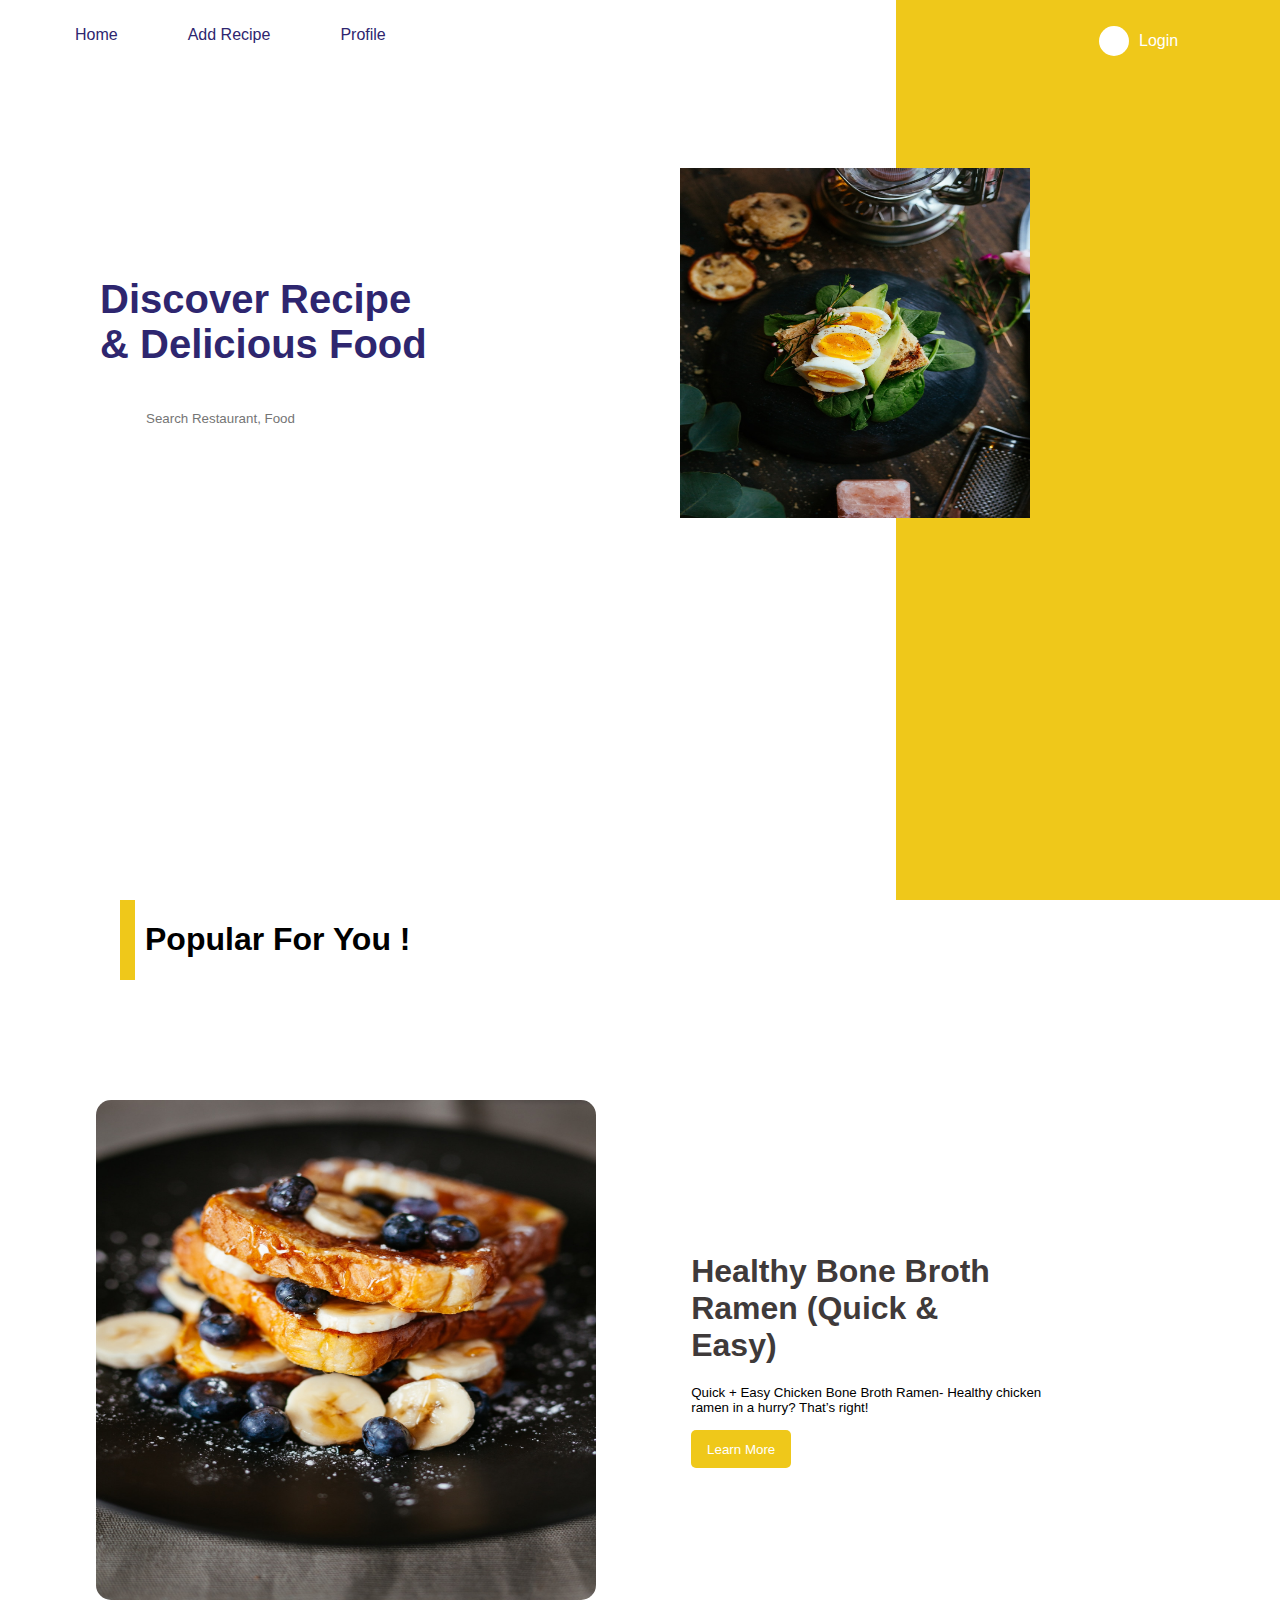
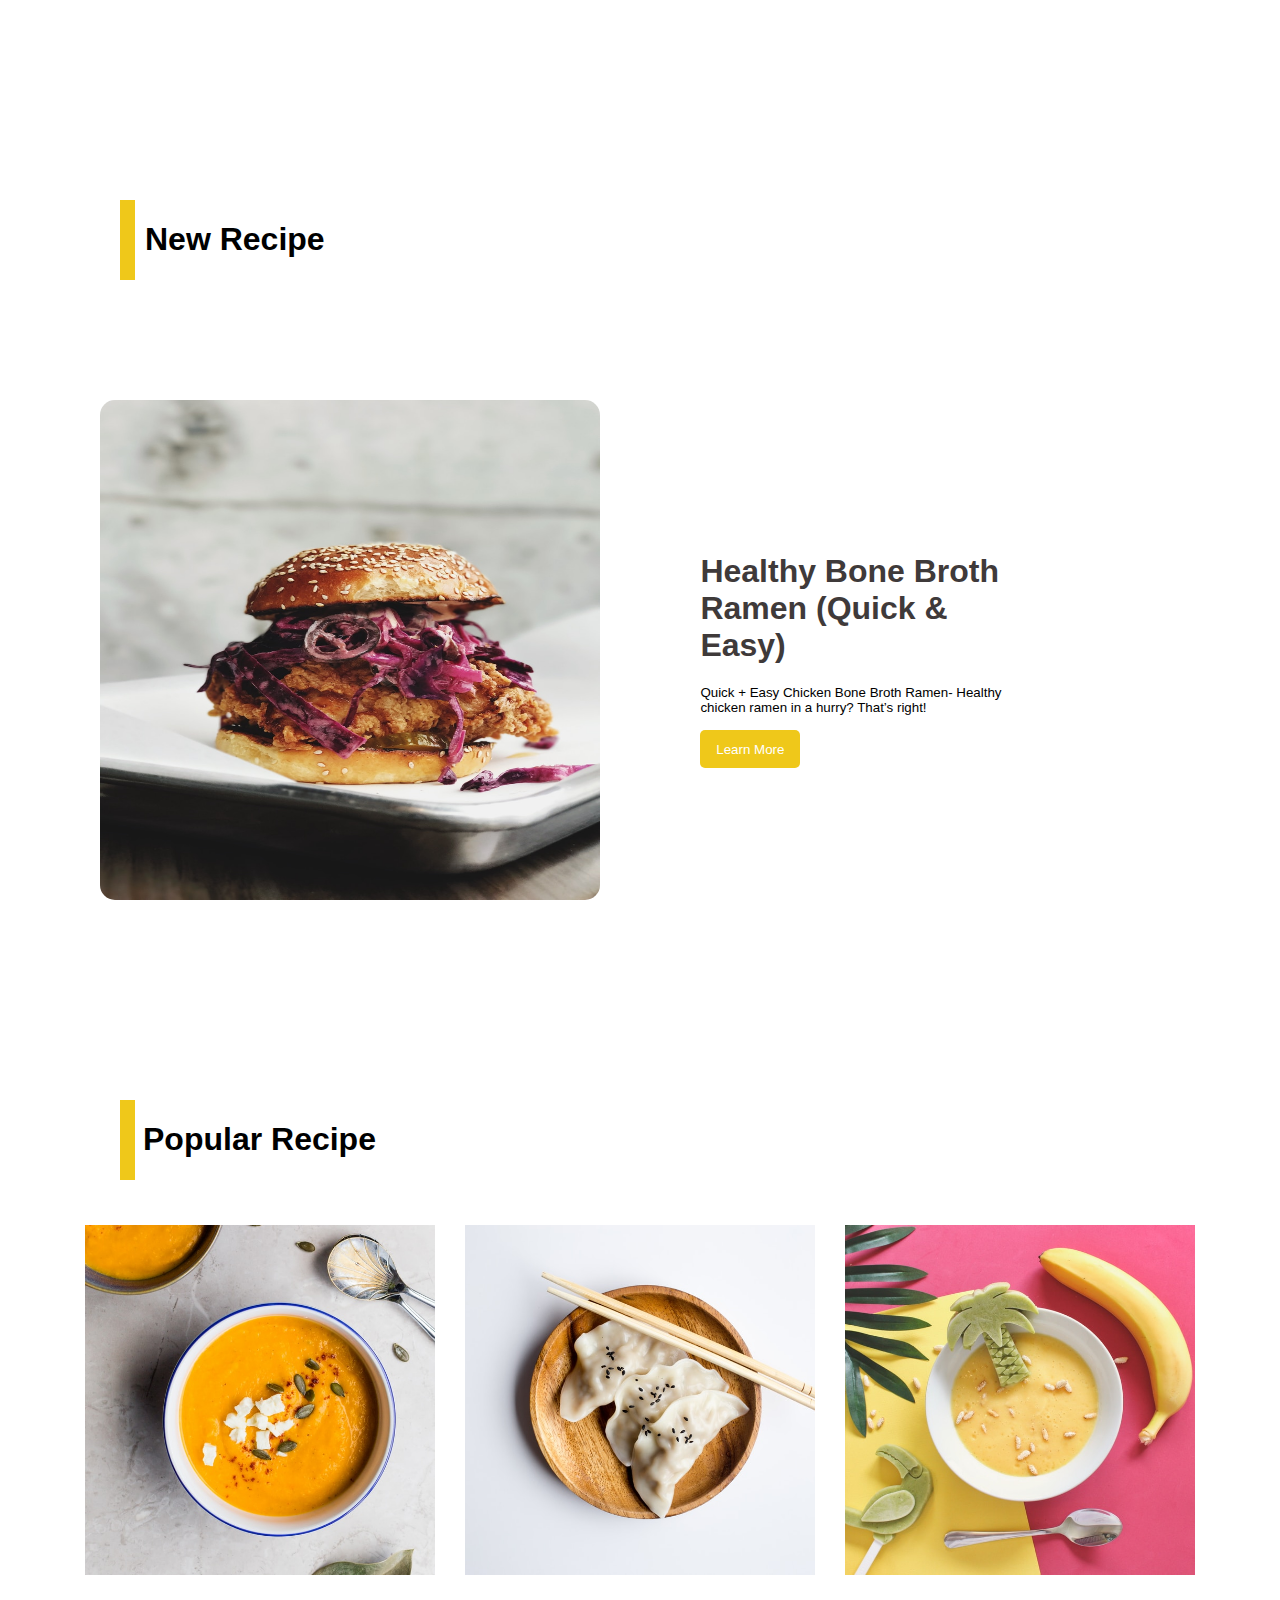
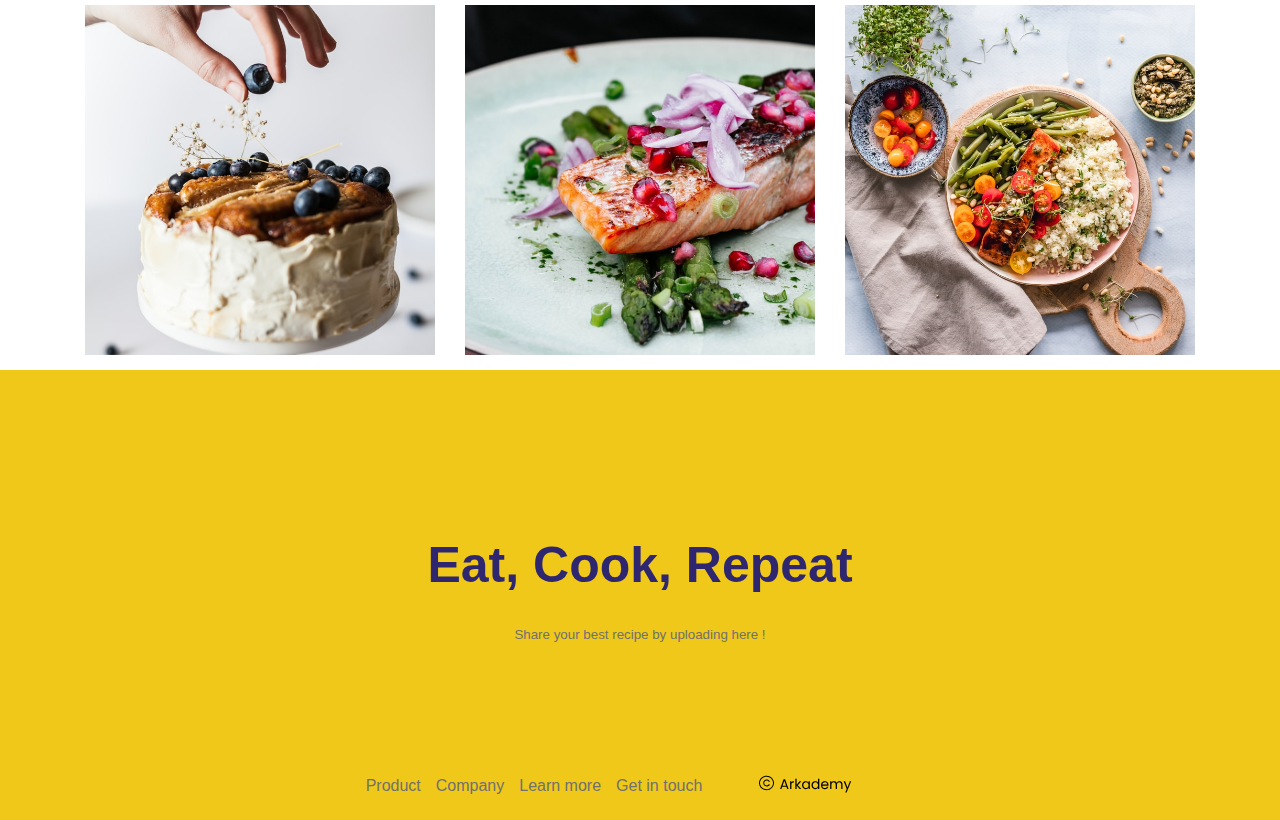
<file: index.html>
<!DOCTYPE html>
<html lang="en">
<head>
    <meta charset="UTF-8">
    <meta http-equiv="X-UA-Compatible" content="IE=edge">
    <meta name="viewport" content="width=device-width, initial-scale=1.0">
    <link rel="stylesheet" href="./assets/css/landingpage.css">
    <link rel="stylesheet" href="https://cdnjs.cloudflare.com/ajax/libs/font-awesome/6.1.1/css/all.min.css" 
    integrity="sha512-KfkfwYDsLkIlwQp6LFnl8zNdLGxu9YAA1QvwINks4PhcElQSvqcyVLLD9aMhXd13uQjoXtEKNosOWaZqXgel0g==" 
    crossorigin="anonymous" referrerpolicy="no-referrer" />
    <!-- Bootstrap -->
    <!-- <link href="https://cdn.jsdelivr.net/npm/bootstrap@5.1.3/dist/css/bootstrap.min.css" 
    rel="stylesheet" integrity="sha384-1BmE4kWBq78iYhFldvKuhfTAU6auU8tT94WrHftjDbrCEXSU1oBoqyl2QvZ6jIW3" 
    crossorigin="anonymous">
    <script src="https://cdn.jsdelivr.net/npm/bootstrap@5.1.3/dist/js/bootstrap.bundle.min.js" 
    integrity="sha384-ka7Sk0Gln4gmtz2MlQnikT1wXgYsOg+OMhuP+IlRH9sENBO0LRn5q+8nbTov4+1p" 
    crossorigin="anonymous"></script> -->
    <script>
    </script>
    <title>Document</title>
</head>
<body>
    <div class="container">
        <nav class="navbar">
            <div class="primary-menu">
                <ul class="nav">
                    <li class="active"><a href="/index.html">Home</a></li>
                    <li><a href="/addrecipe.html">Add Recipe</a></li>
                    <li><a href="/profile.html">Profile</a></li>
                </ul>
            </div>
            <div class="secondary-menu">
                <ul>
                    <li>
                        <a href="/login.html" class="login">
                            <div class="icon-login">
                                <i class="fa fa-user" ></i>
                            </div>
                            Login
                        </a>
                    </li>
                </ul>
            </div>
        </nav>
        <section class="hero">
            <div class="content">
               <div class="jumbotron">
                   <h1>Discover Recipe & Delicious Food</h1>
                   <div class="form-group">
                       <div class="icon"><i class="fa-solid fa-magnifying-glass"></i></div>
                       <input type="text" class="input" placeholder="Search Restaurant, Food" >
                   </div>
               </div>
            </div>
            <div class="decoration">
                <img src="./assets/images/image-landingpage.jpg" alt="">
               
            </div>
        </section>
        <section class="second-hero">
                
                <div class="text-popular-recipe">
                    <h1>Popular For You !</h1>
                </div>
                   
                <div class="show-popular-images">
                    <img src="./assets/images/popular-recipe.jpg" alt="">
                    
                </div>
                <!-- <div class="border"></div>  -->
                <div class="content-popular">
                    <div class="find-more-popular">
                        <h1>Healthy Bone Broth Ramen (Quick & Easy)</h1>
                        <small>Quick + Easy Chicken Bone Broth Ramen- Healthy chicken ramen in a hurry? That’s right!</small>
                        <button onclick="location.href='/detailrecipe.html'" type="button" >Learn More</button>
                    </div>
                </div>
        </section>
        <section class="third-hero">
            <div class="text-new-recipe">
                <h1>New Recipe</h1>
            </div>    
            <div class="show-new-images">
                <img src="./assets/images/new-recipe.jpg" alt="">
            </div>
            <div class="content-new">
                <div class="find-more-new">
                    <h1>Healthy Bone Broth Ramen (Quick & Easy)</h1>
                    <small>Quick + Easy Chicken Bone Broth Ramen- Healthy chicken ramen in a hurry? That’s right!</small>
                    <button>Learn More</button>
                </div>
            </div>
        </section>
        <section class="fourth-hero">
            <div class="popular-recipe-list">
                <h1>Popular Recipe</h1>
            </div>
            <div class="row">
                <div class="column">
                    <img src="./assets/images/popular-recipe-1.jpg" alt="">
                    <img src="./assets/images/popular-recipe-4.jpg" alt="">
                </div>
                <div class="column">
                    <img src="./assets/images/popular-recipe-2.jpg" alt="">
                    <img src="./assets/images/popular-recipe-5.jpg" alt="">
                </div>
                <div class="column">
                    <img src="./assets/images/popular-recipe-3.jpg" alt="">
                    <img src="./assets/images/popular-recipe-6.jpg" alt="">
                </div>
            </div>
        </section>
        <div class="footer">
            <div class="text-footer">
                <h1>Eat, Cook, Repeat</h1>
                <small>Share your best recipe by uploading here !</small>
            </div>
            <div class="link-footer">
                <a href="">Product</a>
                <a href="">Company</a>
                <a href="">Learn more</a>
                <a href="">Get in touch</a>
                <div class="icon-footer">
                    <img src="./assets/images/footer.svg" alt="">
                </div>
            </div>
        </div>
    </div>
</body>
</html>
</file>
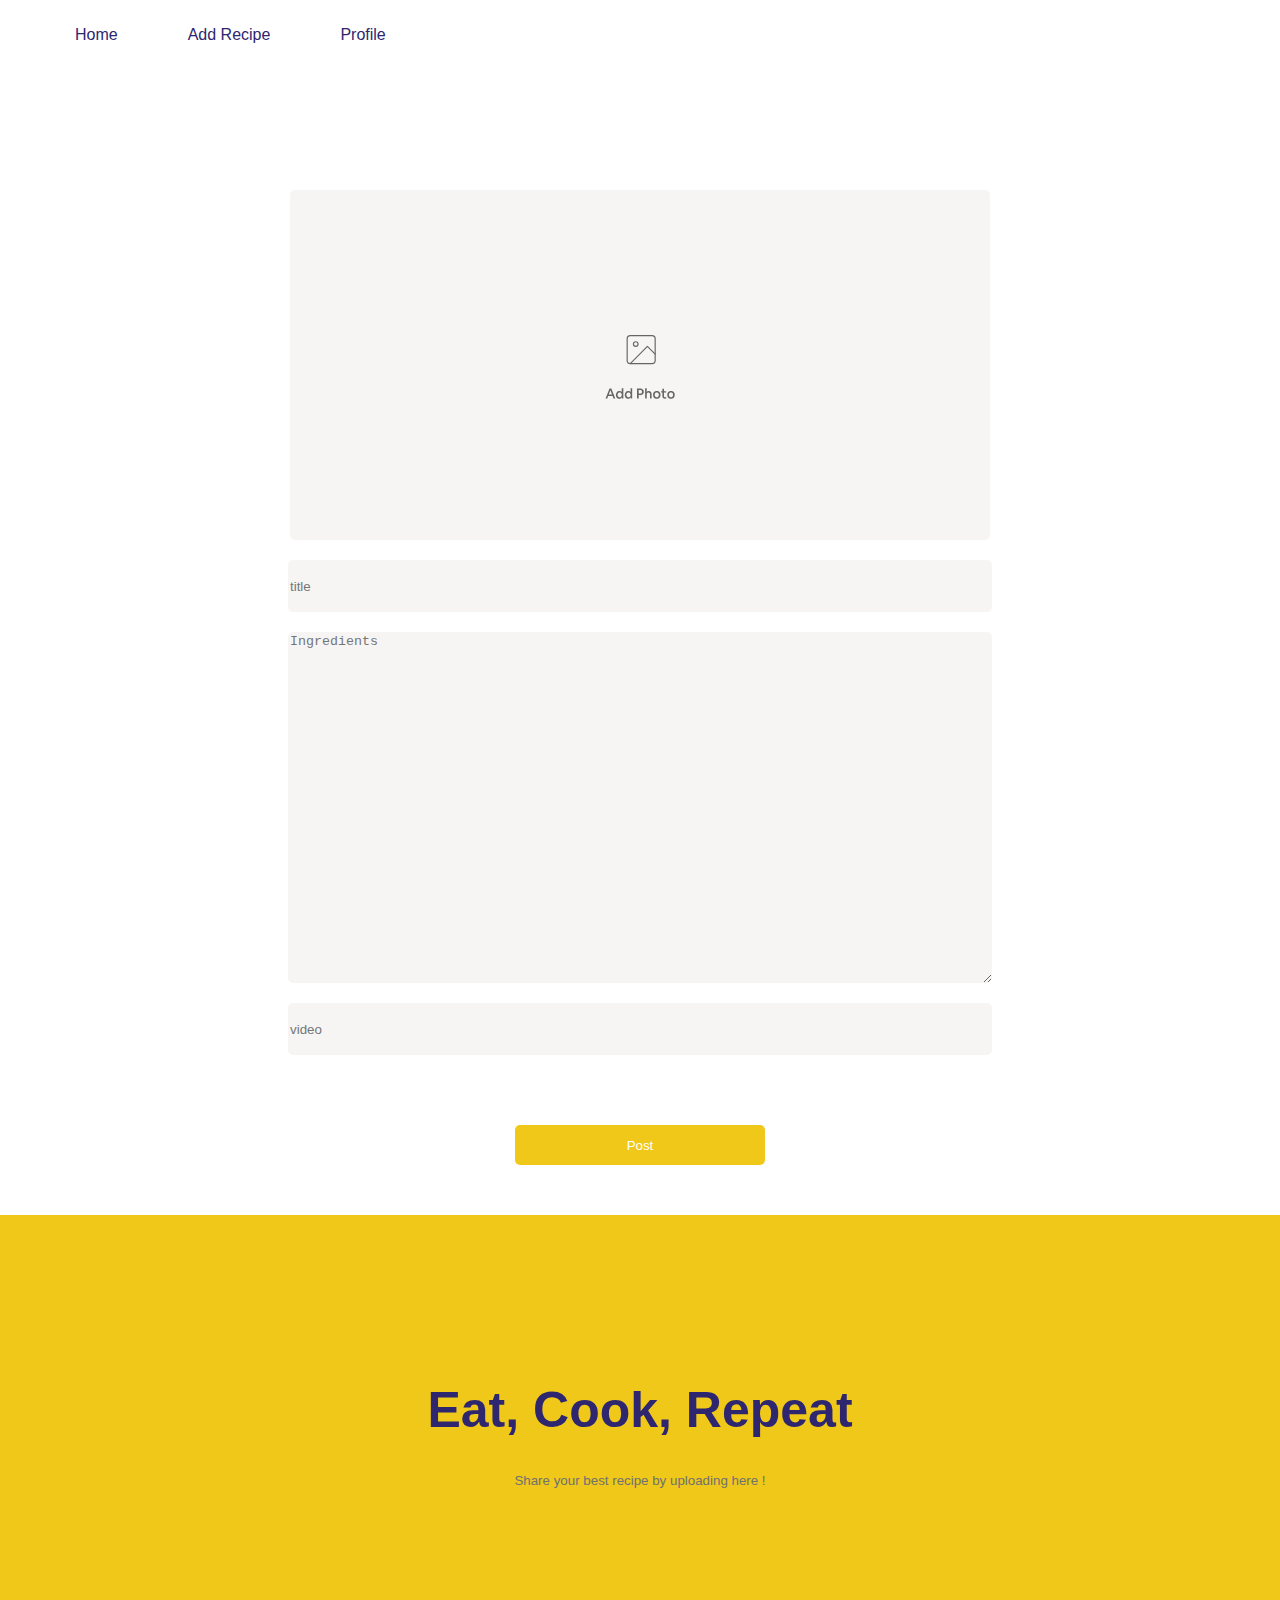
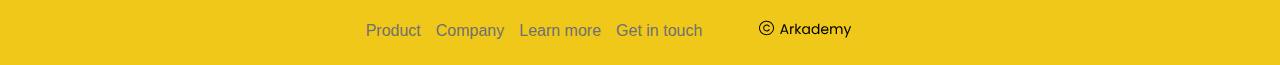
<file: addrecipe.html>
<!DOCTYPE html>
<html lang="en">
<head>
    <meta charset="UTF-8">
    <meta http-equiv="X-UA-Compatible" content="IE=edge">
    <meta name="viewport" content="width=device-width, initial-scale=1.0">
    <link rel="stylesheet" href="./assets/css/addrecipe.css">
    <link rel="stylesheet" href="https://cdnjs.cloudflare.com/ajax/libs/font-awesome/6.1.1/css/all.min.css" 
    integrity="sha512-KfkfwYDsLkIlwQp6LFnl8zNdLGxu9YAA1QvwINks4PhcElQSvqcyVLLD9aMhXd13uQjoXtEKNosOWaZqXgel0g==" 
    crossorigin="anonymous" referrerpolicy="no-referrer" />
    <title>Document</title>
</head>
<body>
    <div class="container">
        <nav class="navbar">
            <div class="primary-menu">
                <ul>
                    <li><a href="/index.html">Home</a></li>
                    <li><a href="/addrecipe.html">Add Recipe</a></li>
                    <li><a href="/profile.html">Profile</a></li>
                </ul>
            </div>
        </nav>
        <section class="hero">
            <div class="main-content">
                    <!-- <h1>Loream Sandwich</h1>
                    <img src="/assets/images/image-landingpage.jpg" alt=""> -->
                    <form action="">
                        <input class="upload-image" type="file" name="" id=""> 
                        <div class="input-image">
                            <img src="/assets/images/svg/icon-image-recipe.svg" alt="">
                        </div>              
                        <input type="title" name="" id="" placeholder="title" >
                        <textarea name="" id="" cols="30" rows="10" placeholder="Ingredients" ></textarea>
                        <input type="video" name="" id="" placeholder="video" >

                        <button>Post</button>
                    </form>
            </div>
                         
        </section>
        <div class="footer">
            <div class="text-footer">
                <h1>Eat, Cook, Repeat</h1>
                <small>Share your best recipe by uploading here !</small>
            </div>
            <div class="link-footer">
                <a href="">Product</a>
                <a href="">Company</a>
                <a href="">Learn more</a>
                <a href="">Get in touch</a>
                <div class="icon-footer">
                    <img src="./assets/images/footer.svg" alt="">
                </div>
            </div>
        </div>
    </div>
</body>
</html>
</file>
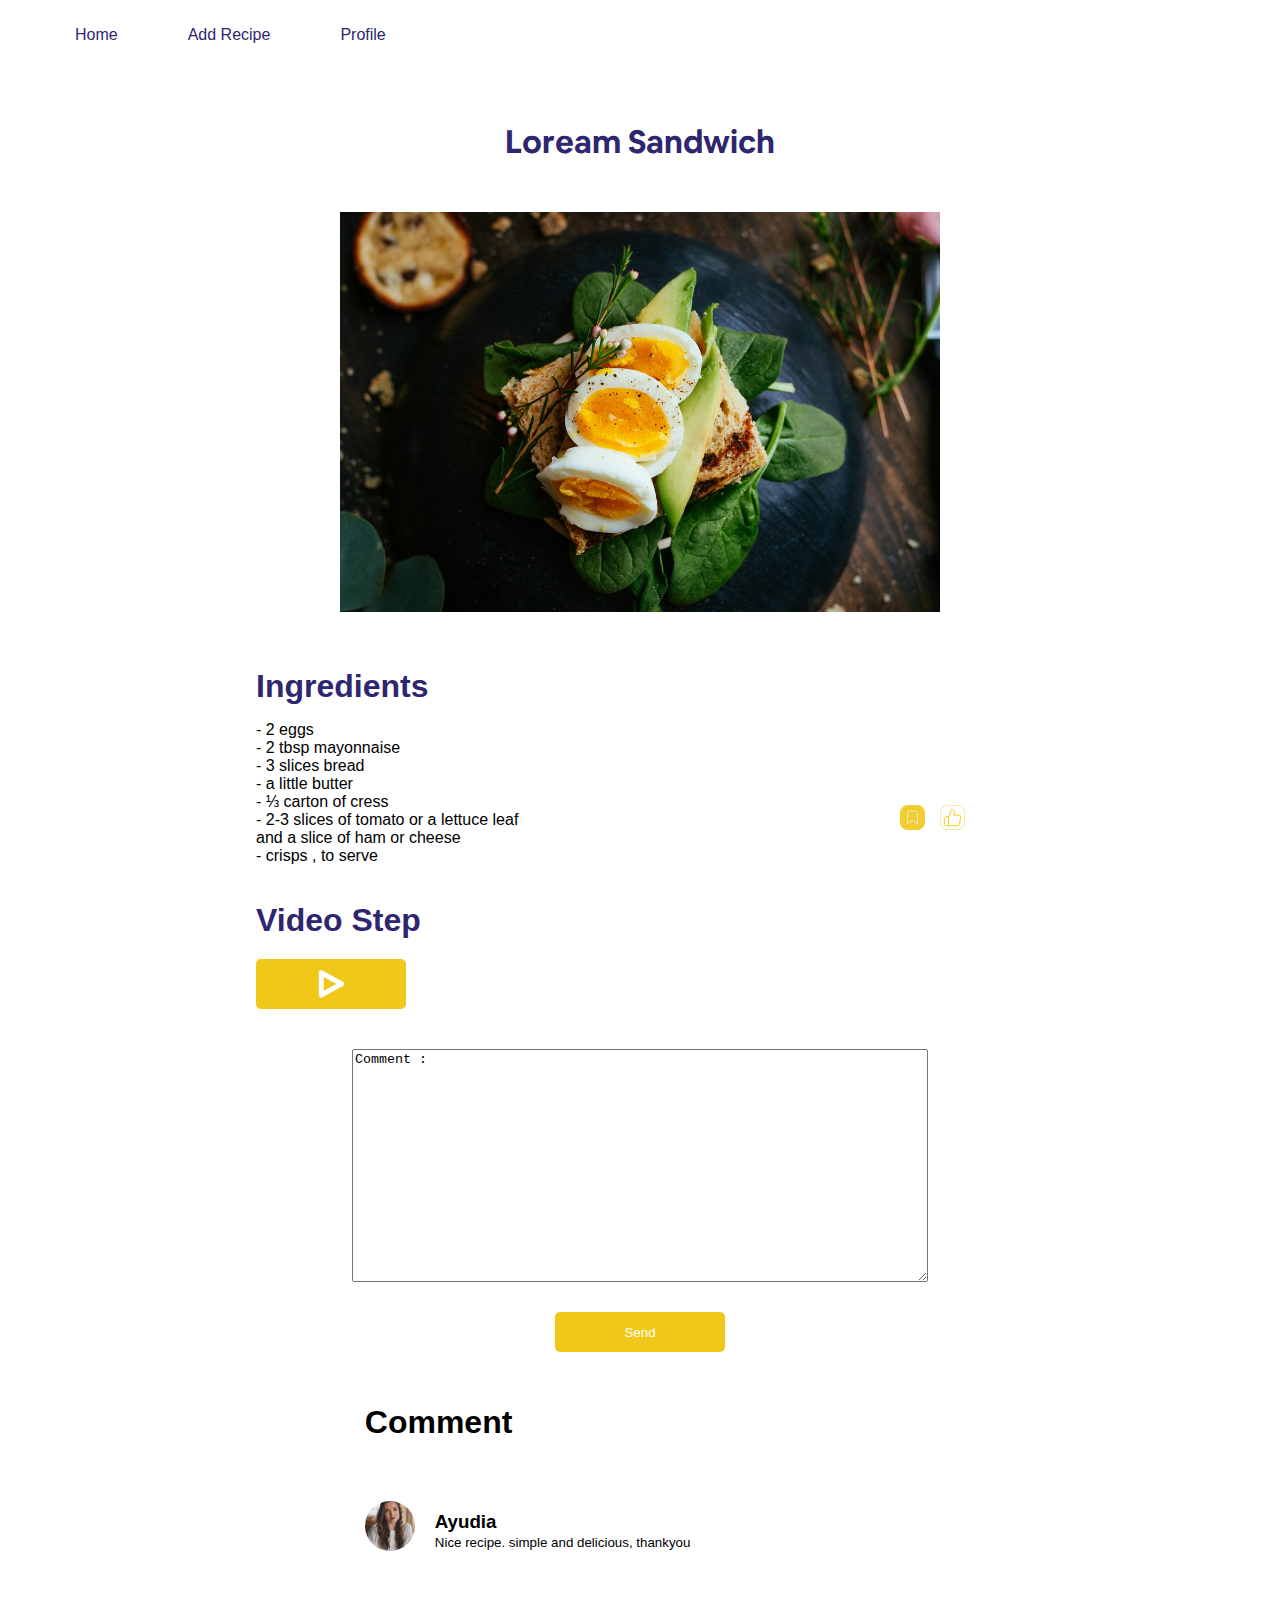
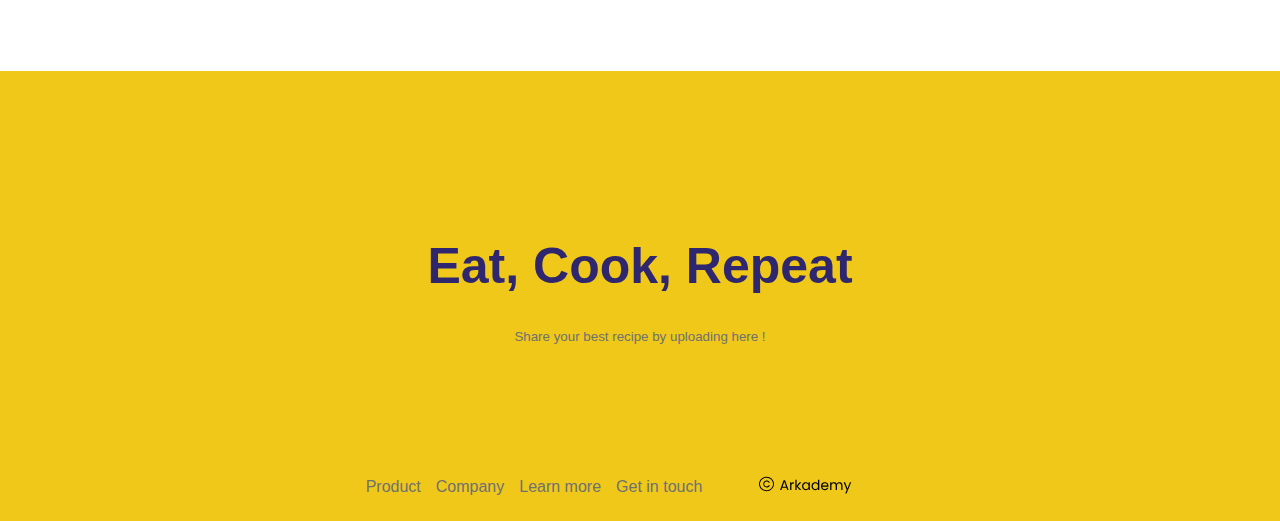
<file: detailrecipe.html>
<!DOCTYPE html>
<html lang="en">
<head>
    <meta charset="UTF-8">
    <meta http-equiv="X-UA-Compatible" content="IE=edge">
    <meta name="viewport" content="width=device-width, initial-scale=1.0">
    <link rel="stylesheet" href="./assets/css/detailrecipe.css">
    <link rel="stylesheet" href="https://cdnjs.cloudflare.com/ajax/libs/font-awesome/6.1.1/css/all.min.css" 
    integrity="sha512-KfkfwYDsLkIlwQp6LFnl8zNdLGxu9YAA1QvwINks4PhcElQSvqcyVLLD9aMhXd13uQjoXtEKNosOWaZqXgel0g==" 
    crossorigin="anonymous" referrerpolicy="no-referrer" />
    <title>Document</title>
</head>
<body>
    <div class="container">
        <nav class="navbar">
            <div class="primary-menu">
                <ul>
                    <li><a href="/index.html">Home</a></li>
                    <li><a href="/addrecipe.html">Add Recipe</a></li>
                    <li><a href="/profile.html">Profile</a></li>
                </ul>
            </div>
        </nav>
        <section class="hero">
            <div class="main-content">
                <div class="title-recipe">
                    <h1>Loream Sandwich</h1>
                    <img src="/assets/images/image-landingpage.jpg" alt="">
                    <div class="icon-bookmarks">
                        <img src="/assets/images/svg/bookmarks.svg" alt="">
                        
                    </div>
                    <div class="icon-like">
                        <img src="/assets/images/svg/like.svg" alt="">
                    </div>
                </div>
                <div class="ingredients-recipe">
                    <h1>Ingredients</h1>
                    <div class="ingredient-detail">
                        <ul>
                            <li>- 2 eggs</li>
                            <li>- 2 tbsp mayonnaise</li>
                            <li>- 3 slices bread</li>
                            <li>- a little butter</li>
                            <li>- ⅓ carton of cress</li>
                            <li>- 2-3 slices of tomato or a lettuce leaf
                                and a slice of ham or cheese</li>
                            <li>- crisps , to serve</li>
                        </ul>
                    </div>
                    <div class="video">
                        <h1>Video Step</h1>
                        <a href="./detailvideo.html"><input type="button" ></a>
                    </div>
                </div>
                <div class="comment-recipe">
                    <textarea name="" id="" cols="30" rows="10">Comment :</textarea>
                    <button>Send</button>
                    <div class="title-comment">
                        <h1>Comment</h1>
                    </div>
                    <div class="show-comment">
                        <img src="/assets/images/user-comment.png" alt="">
                        <div class="author">
                            <h3>Ayudia</h3>
                            <small>Nice recipe. simple and delicious, thankyou</small> 
                            <!-- <p>Nice recipe. simple and delicious, thankyou</p> -->
                        </div>
                    </div>
                </div>  
            </div>
                         
        </section>
        <div class="footer">
            <div class="text-footer">
                <h1>Eat, Cook, Repeat</h1>
                <small>Share your best recipe by uploading here !</small>
            </div>
            <div class="link-footer">
                <a href="">Product</a>
                <a href="">Company</a>
                <a href="">Learn more</a>
                <a href="">Get in touch</a>
                <div class="icon-footer">
                    <img src="./assets/images/footer.svg" alt="">
                </div>
            </div>
        </div>
    </div>
</body>
</html>
</file>
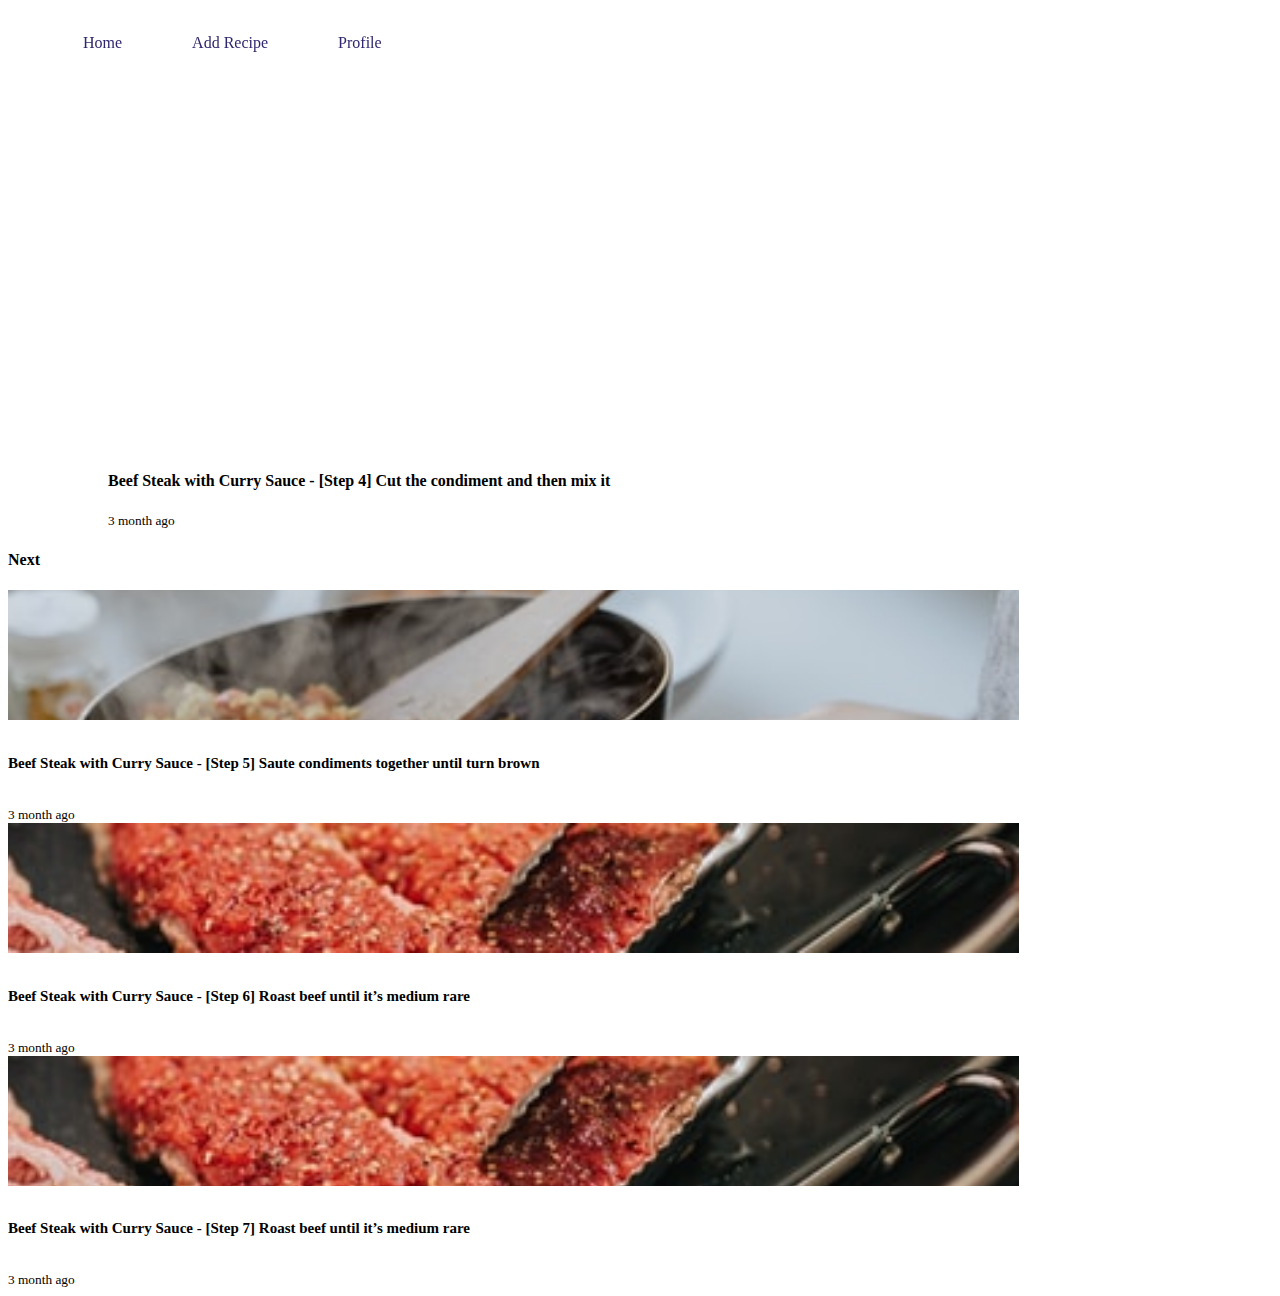
<file: detailvideo.html>
<!DOCTYPE html>
<html lang="en">
<head>
    <meta charset="UTF-8">
    <meta http-equiv="X-UA-Compatible" content="IE=edge">
    <meta name="viewport" content="width=device-width, initial-scale=1.0">
    <link rel="stylesheet" href="/assets/css/detailvideo.css">
    <link href="https://cdn.jsdelivr.net/npm/bootstrap@5.1.3/dist/css/bootstrap.min.css" 
    rel="stylesheet" integrity="sha384-1BmE4kWBq78iYhFldvKuhfTAU6auU8tT94WrHftjDbrCEXSU1oBoqyl2QvZ6jIW3" 
    crossorigin="anonymous">
    <script src="https://cdn.jsdelivr.net/npm/bootstrap@5.1.3/dist/js/bootstrap.bundle.min.js" 
    integrity="sha384-ka7Sk0Gln4gmtz2MlQnikT1wXgYsOg+OMhuP+IlRH9sENBO0LRn5q+8nbTov4+1p" 
    crossorigin="anonymous"></script>
    <style>
        @media screen and (max-width: 700px) {
            .main-content .col-lg-3{
                display: flex;
                justify-content: center;
                align-items: center;
            }
        }
    </style>

    <title>Document</title>
</head>
<body>
    <div class="container-fluid ml-0 mr-0">
        <div class="row">
            <div class="col-lg-1">
            </div>
            <div class="col-lg-11">
                <div class="col-lg-12">
                    <nav class="navbar">
                        <div class="primary-menu">
                            <ul>
                                <li><a href="/index.html">Home</a></li>
                                <li><a href="/addrecipe.html">Add Recipe</a></li>
                                <li><a href="/profile.html">Profile</a></li>
                            </ul>
                        </div>
                    </nav>
                </div>
                <div class="row main-content">
                    <div class="col-lg-9">
                        <section class="hero">
                            <div class="content">
                                <iframe src="https://www.youtube.com/embed?v=7sws4VHNrYQ" frameborder="0"></iframe>
                               <!-- <iframe src="https://www.youtube.com/embed/tgbNymZ7vqY"  allowfullscreen ng-show="showvideo" frameborder="0">
                               </iframe> -->
                               <h4>Beef Steak with Curry Sauce - [Step 4]
                                Cut the condiment and then mix it</h4>
                                <small>3 month ago</small>
                                
                            </div>
                        </section>
                    </div>
                    <div class="col-lg-3 col-md-6">
                        <div class="aside">
                            <h4>Next</h4>
                            <img src="./assets/images/detailvideo/1.jpg" alt="">
                            <h6>Beef Steak with Curry Sauce - [Step 5]
                                Saute condiments together until turn brown</h6>
                             <small>3 month ago</small>
                             <img src="./assets/images/detailvideo/2.jpg" alt="">
                            <h6>Beef Steak with Curry Sauce - [Step 6]
                                Roast beef until it’s medium rare</h6>
                             <small>3 month ago</small>
                             <img src="./assets/images/detailvideo/2.jpg" alt="">
                            <h6>Beef Steak with Curry Sauce - [Step 7]
                                Roast beef until it’s medium rare</h6>
                             <small>3 month ago</small>
                        </div>
                        
                    </div>
                </div>
            </div>
        </div>
    </div>
</body>
</html>
</file>
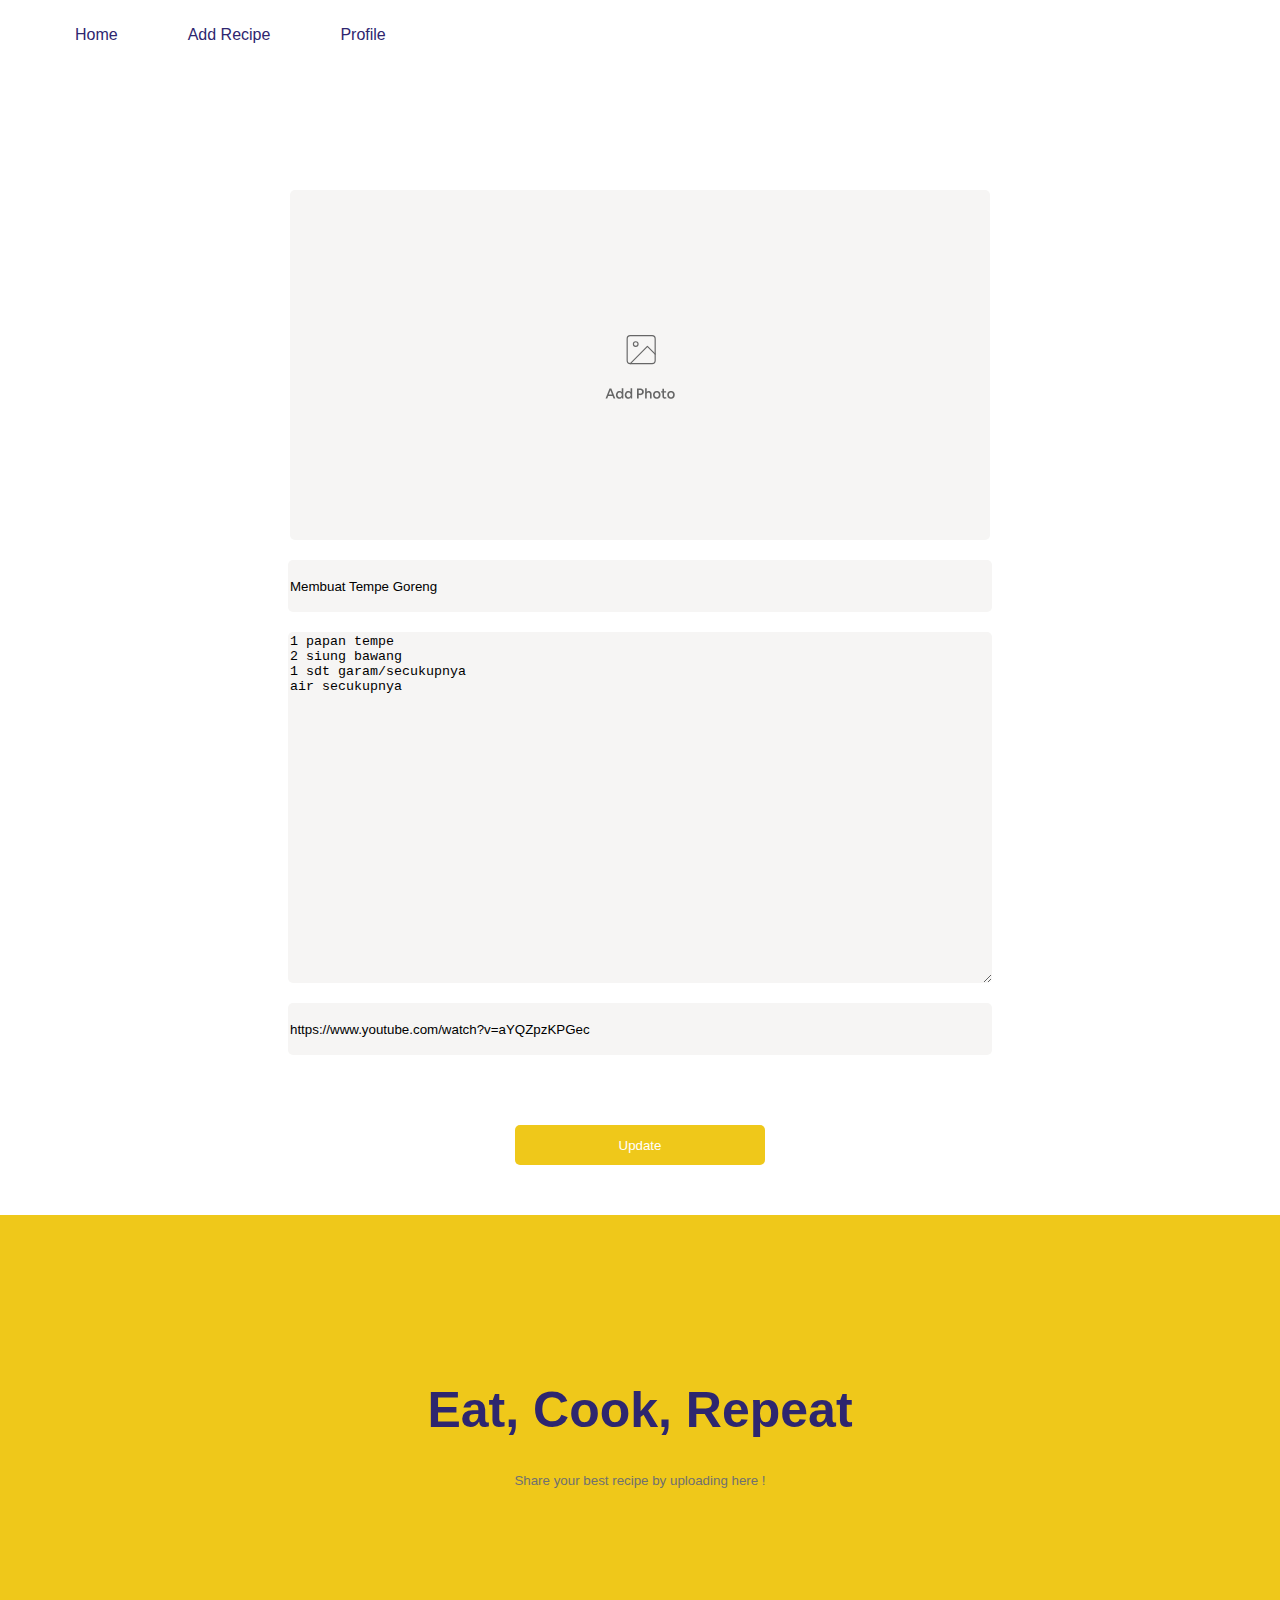
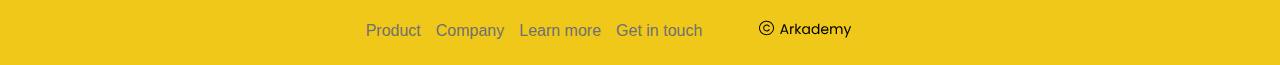
<file: editrecipe.html>
<!DOCTYPE html>
<html lang="en">
<head>
    <meta charset="UTF-8">
    <meta http-equiv="X-UA-Compatible" content="IE=edge">
    <meta name="viewport" content="width=device-width, initial-scale=1.0">
    <link rel="stylesheet" href="./assets/css/addrecipe.css">
    <link rel="stylesheet" href="https://cdnjs.cloudflare.com/ajax/libs/font-awesome/6.1.1/css/all.min.css" 
    integrity="sha512-KfkfwYDsLkIlwQp6LFnl8zNdLGxu9YAA1QvwINks4PhcElQSvqcyVLLD9aMhXd13uQjoXtEKNosOWaZqXgel0g==" 
    crossorigin="anonymous" referrerpolicy="no-referrer" />
    <title>Document</title>
</head>
<body>
    <div class="container">
        <nav class="navbar">
            <div class="primary-menu">
                <ul>
                    <li><a href="/index.html">Home</a></li>
                    <li><a href="/addrecipe.html">Add Recipe</a></li>
                    <li><a href="/profile.html">Profile</a></li>
                </ul>
            </div>
        </nav>
        <section class="hero">
            <div class="main-content">
                    <form action="">
                        <input class="upload-image" type="file" name="" id=""> 
                        <div class="input-image">
                            <img src="/assets/images/svg/icon-image-recipe.svg" alt="">
                        </div>    
                        <input type="title" name="" id="" placeholder="title" value="Membuat Tempe Goreng" >
                        <textarea name="" id="" cols="30" rows="10" placeholder="Ingredients" >
1 papan tempe
2 siung bawang
1 sdt garam/secukupnya
air secukupnya
                        </textarea>
                        <input type="video" name="" id="" placeholder="video" value="https://www.youtube.com/watch?v=aYQZpzKPGec" >

                        <button>Update</button>
                    </form>
            </div>
                         
        </section>
        <div class="footer">
            <div class="text-footer">
                <h1>Eat, Cook, Repeat</h1>
                <small>Share your best recipe by uploading here !</small>
            </div>
            <div class="link-footer">
                <a href="">Product</a>
                <a href="">Company</a>
                <a href="">Learn more</a>
                <a href="">Get in touch</a>
                <div class="icon-footer">
                    <img src="./assets/images/footer.svg" alt="">
                </div>
            </div>
        </div>
    </div>
</body>
</html>
</file>
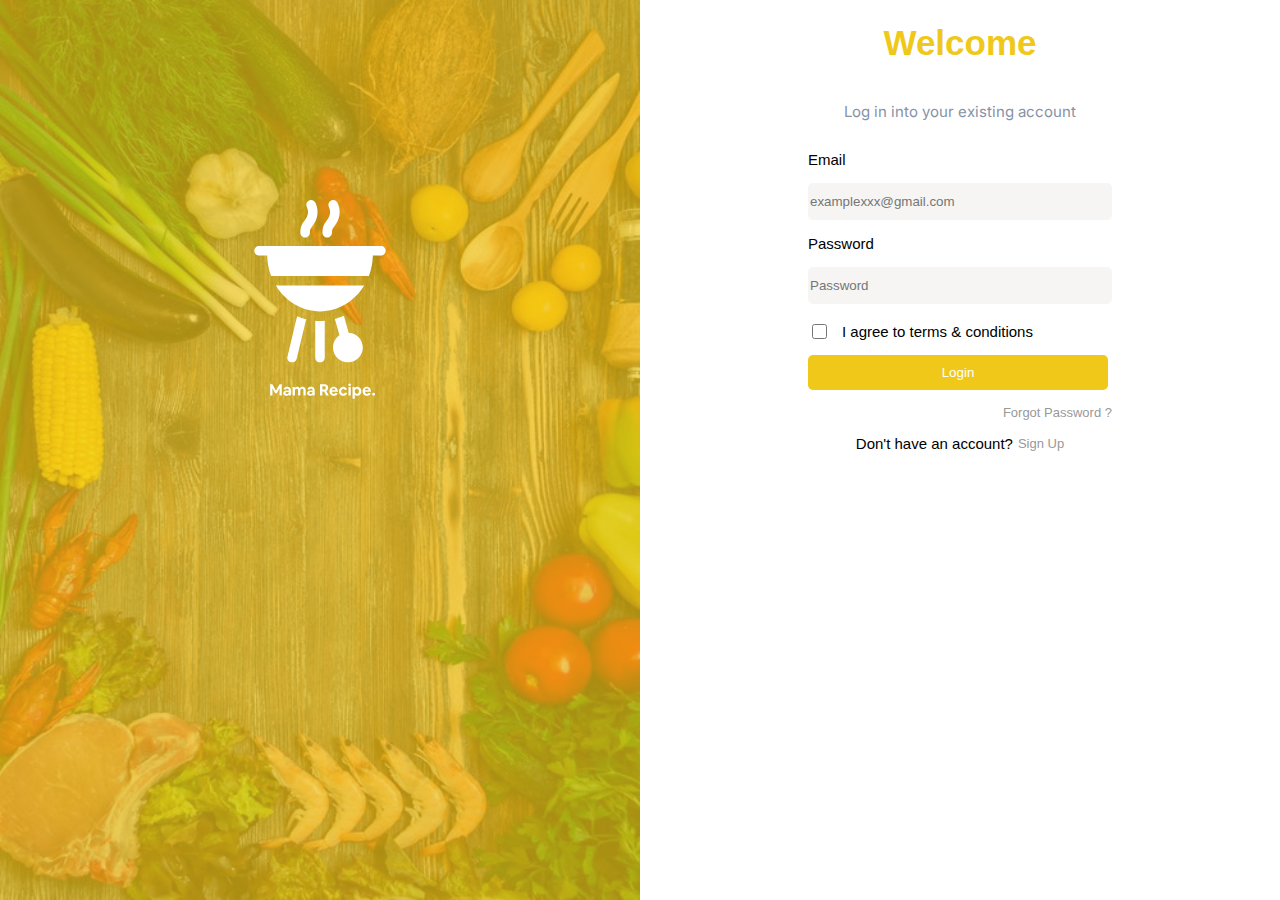
<file: login.html>
<!DOCTYPE html>
<html lang="en">
<head>
    <meta charset="UTF-8">
    <meta http-equiv="X-UA-Compatible" content="IE=edge">
    <meta name="viewport" content="width=device-width, initial-scale=1.0">
    <link rel="stylesheet" href="./assets/css/login.css">
     <!-- font inter -->
     <link rel="preconnect" href="https://fonts.googleapis.com">
     <link rel="preconnect" href="https://fonts.gstatic.com" crossorigin>
     <link href="https://fonts.googleapis.com/css2?family=Inter:wght@100&display=swap" rel="stylesheet">
    <title>Document</title>
</head>
<body>
    <div class="container">
        <section class="hero">
            <div class="decoration">
                <img src="./assets/images/image.png" alt="gambar landingpage">
                <img class="icon-recipe" src="./assets/images/iconRecipe.svg" alt="">
            </div>
            <div class="form-input">
                <div class="form-group">
                    <h1>Welcome</h1>
                    <small>Log in into your existing account</small>
                    <form>
                        <label>Email</label>
                        <input type="text" placeholder="examplexxx@gmail.com">
                        <label>Password</label>
                        <input type="password" placeholder="Password">
                        <div class="form-check">
                            <input class="check-box" type="checkbox">
                            <label class="statement"> I agree to terms & conditions</label>
                        </div>
                        <button onclick="location.href='/profile.html'" type="button" >Login</button>
                        <a href="">Forgot Password ?</a>
                        <div class="dont-have-account">
                            <label>Don't have an account? </label> 
                            <a href="./register.html">Sign Up </a>
                        </div>
                    </form>
                </div>
            </div>
        </section>
    </div>
</body>
</html>
</file>
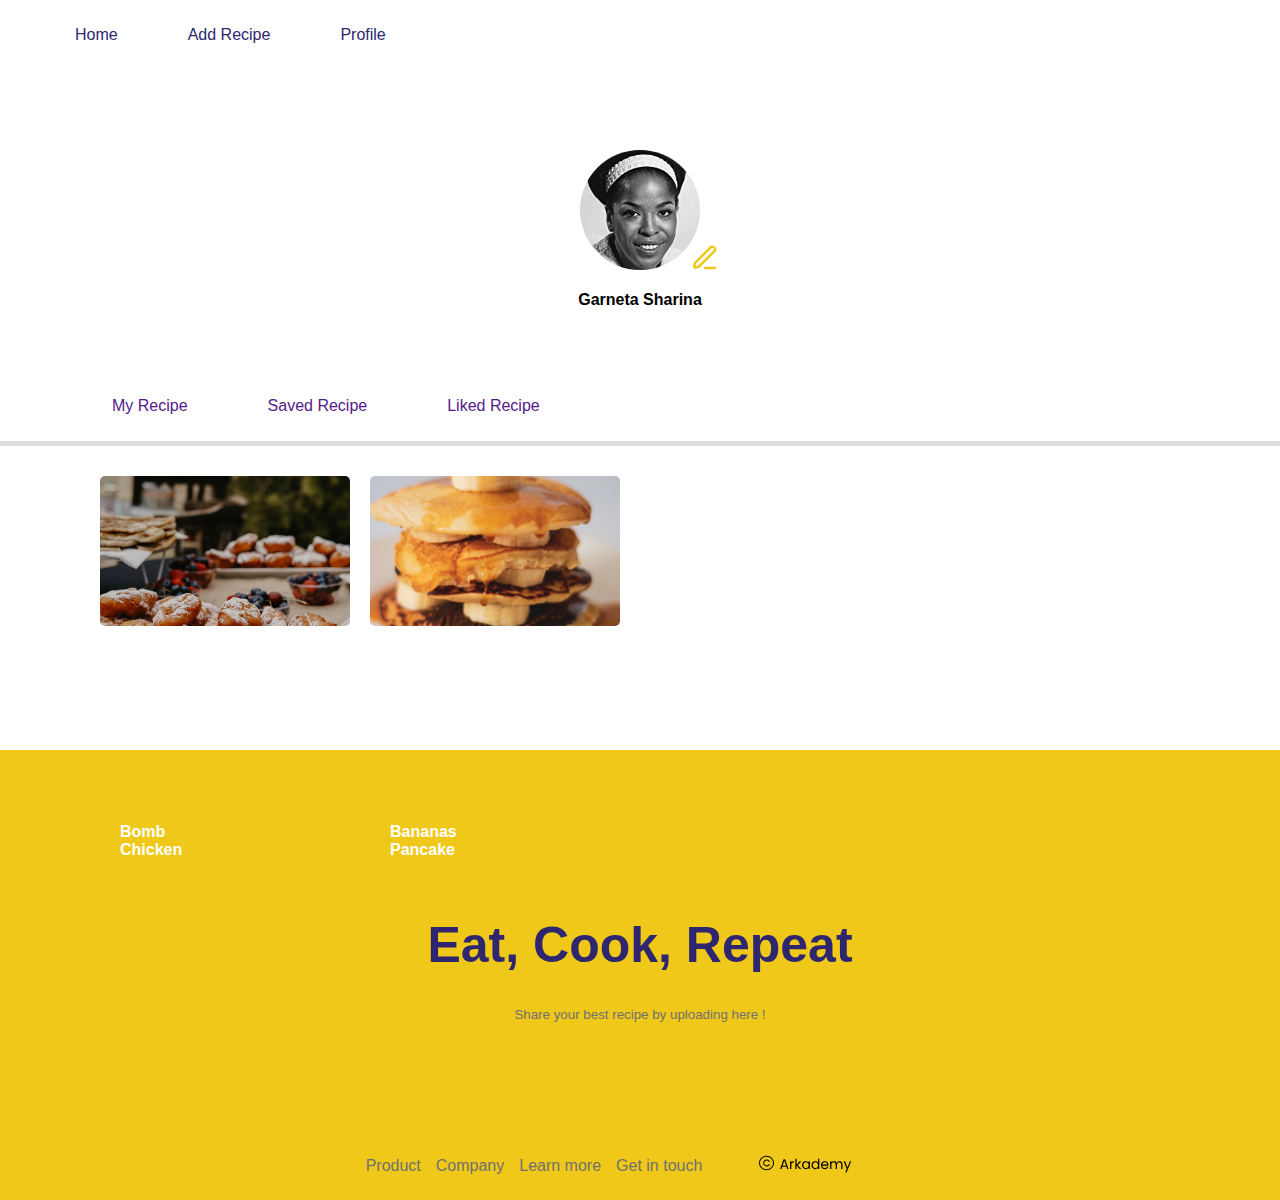
<file: profile.html>
<!DOCTYPE html>
<html lang="en">
<head>
    <meta charset="UTF-8">
    <meta http-equiv="X-UA-Compatible" content="IE=edge">
    <meta name="viewport" content="width=device-width, initial-scale=1.0">
    <link rel="stylesheet" href="./assets/css/profile.css">
    <!-- font awesome -->
    <link rel="stylesheet" href="https://cdnjs.cloudflare.com/ajax/libs/font-awesome/6.1.1/css/all.min.css" 
    integrity="sha512-KfkfwYDsLkIlwQp6LFnl8zNdLGxu9YAA1QvwINks4PhcElQSvqcyVLLD9aMhXd13uQjoXtEKNosOWaZqXgel0g==" 
    crossorigin="anonymous" referrerpolicy="no-referrer" />
    <!-- Bootstrap -->
    <!-- <link href="https://cdn.jsdelivr.net/npm/bootstrap@5.1.3/dist/css/bootstrap.min.css" 
    rel="stylesheet" integrity="sha384-1BmE4kWBq78iYhFldvKuhfTAU6auU8tT94WrHftjDbrCEXSU1oBoqyl2QvZ6jIW3" 
    crossorigin="anonymous">
    <script src="https://cdn.jsdelivr.net/npm/bootstrap@5.1.3/dist/js/bootstrap.bundle.min.js" 
    integrity="sha384-ka7Sk0Gln4gmtz2MlQnikT1wXgYsOg+OMhuP+IlRH9sENBO0LRn5q+8nbTov4+1p" 
    crossorigin="anonymous">
    </script> -->
    <title>Document</title>
</head>
<body>
    <div class="container ml-0 mr-0">
        <nav class="navbar">
            <div class="primary-menu">
                <ul>
                    <li><a href="/index.html">Home</a></li>
                    <li><a href="/addrecipe.html">Add Recipe</a></li>
                    <li><a href="/profile.html">Profile</a></li>
                </ul>
            </div>
        </nav>
        <section class="hero">
            <div class="main-content">
                <div class="profile">
                    <img src="/assets/images/user-profile.png" alt="">
                    <div class="edit">
                        <img src="/assets/images/svg/tombol-edit.svg" alt="">
                    </div>
                    <h4>Garneta Sharina</h4>
                </div>
                <div class="navigasi-recipe">
                    <ul>
                        <li><a href="">My Recipe</a></li>
                        <li><a href="">Saved Recipe</a></li>
                        <li><a href="">Liked Recipe</a></li>
                    </ul>
                </div>
            </div>
            <div class="list-recipe">
                <div class="detail-list-recipe">
                    <a href="/editrecipe.html"><img src="/assets/images/list-recipe/1.jpg" alt=""></a>
                    <div class="text">
                        <h4>Bomb Chicken</h4>
                    </div>
                </div>
                <div class="detail-list-recipe">
                    <img src="/assets/images/list-recipe/2.jpg" alt="">
                    <div class="text">
                        <h4>Bananas Pancake</h4>
                    </div>
                </div>
            </div>         
        </section>
        <div class="footer">
            <div class="text-footer">
                <h1>Eat, Cook, Repeat</h1>
                <small>Share your best recipe by uploading here !</small>
            </div>
            <div class="link-footer">
                <a href="">Product</a>
                <a href="">Company</a>
                <a href="">Learn more</a>
                <a href="">Get in touch</a>
                <div class="icon-footer">
                    <img src="./assets/images/footer.svg" alt="">
                </div>
            </div>
        </div>
    </div>
</body>
</html>
</file>
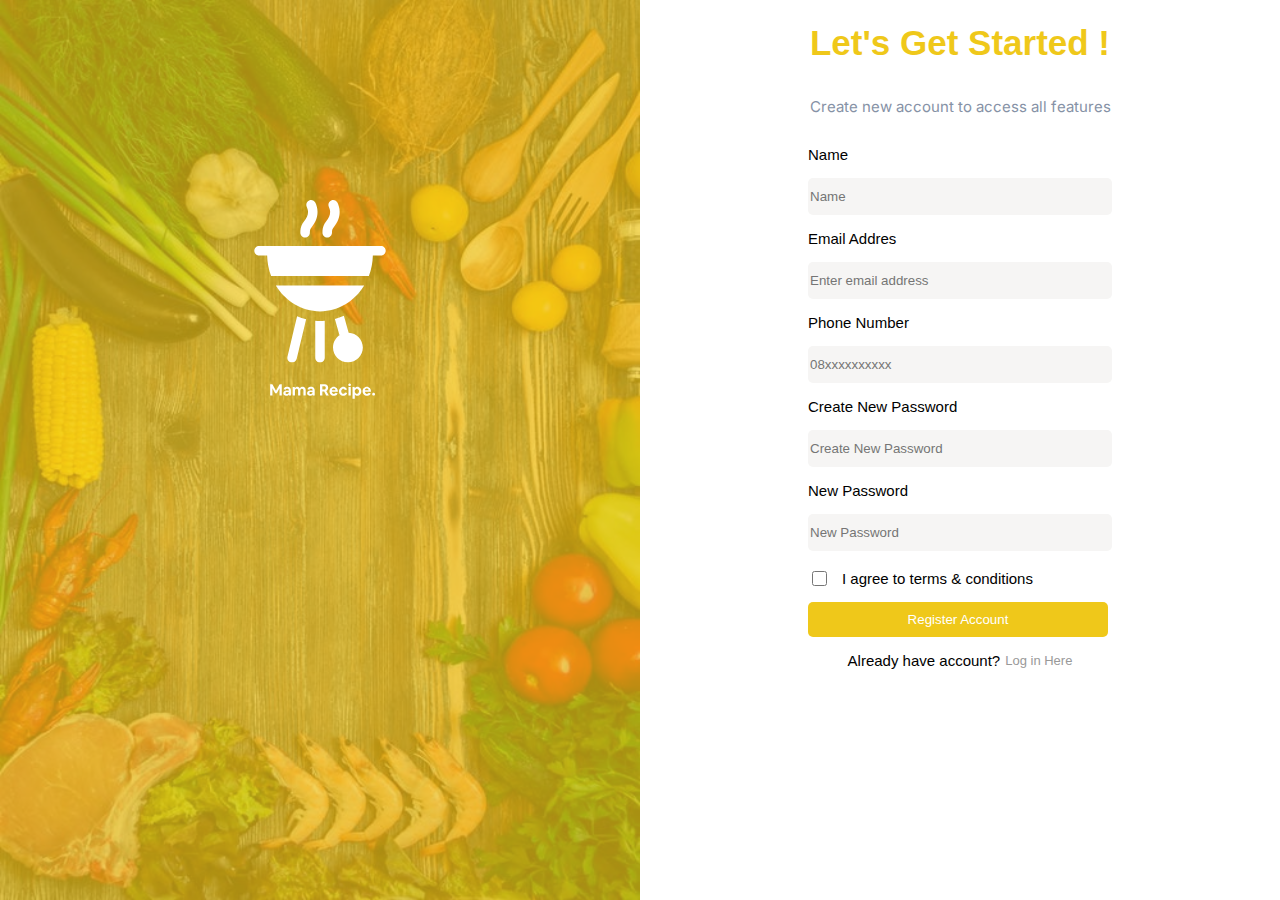
<file: register.html>
<!DOCTYPE html>
<html lang="en">
<head>
    <meta charset="UTF-8">
    <meta http-equiv="X-UA-Compatible" content="IE=edge">
    <meta name="viewport" content="width=device-width, initial-scale=1.0">
    <link rel="stylesheet" href="./assets/css/login.css">
     <!-- font inter -->
     <link rel="preconnect" href="https://fonts.googleapis.com">
     <link rel="preconnect" href="https://fonts.gstatic.com" crossorigin>
     <link href="https://fonts.googleapis.com/css2?family=Inter:wght@100&display=swap" rel="stylesheet">
    <title>Document</title>
    <style>
        .container{
            overflow: none;
        }
        .hero .decoration{
            overflow: none;
        }
        .hero .form-input{
            overflow: scroll;
        }
        .form-input .form-group small{
           /* margin: 5px 0px 10px !important; */
           padding: 10px 0px 15px 0px;
        }
        
    </style>
</head>
<body>
    <div class="container">
        <section class="hero">
            <div class="decoration">
                <img src="./assets/images/image.png" alt="gambar landingpage">
                <img class="icon-recipe" src="./assets/images/iconRecipe.svg" alt="">
            </div>
            <div class="form-input">
                <div class="form-group">
                    <h1>Let's Get Started !</h1>
                    <small>Create new account to access all features</small>
                    <form>
                            <label>Name</label>
                            <input type="text" placeholder="Name">
                            <label>Email Addres</label>
                            <input type="email" placeholder="Enter email address">
                            <label>Phone Number</label>
                            <input type="text" placeholder="08xxxxxxxxxx">
                            <label>Create New Password</label>
                            <input type="password" placeholder="Create New Password">
                            <label>New Password</label>
                            <input type="password" placeholder="New Password">
                            <div class="form-check">
                                <input class="check-box" type="checkbox">
                                <label class="statement"> I agree to terms & conditions</label>
                            </div>
                        <button onclick="location.href='/login.html'" type="button" >Register Account</button>
                        <div class="dont-have-account">
                            <label>Already have account?  </label> 
                            <a href="./login.html">Log in Here </a>
                        </div>
                    </form>
                </div>
            </div>
        </section>
    </div>
</body>
</html>
</file>
<file: assets/css/landingpage.css>
@font-face {
    font-family: airbnb;
    src: url('/assets/fonts/AirbnbCereal_W_Bd.otf');
}
body{
    margin: 0px;
    padding: 0px;
    font-family: sans-serif;
}
.hero{
    height: 100vh;
    width: 100%;
    display: flex;
}
.content{
    height: 100vh;
    background-color: #FFFFFF;
    width: 70%;
}
.decoration{
    height: 100vh;
    background-color: #EFC81A;
    width: 30%;
}
.navbar{
    display: flex;
    width: 100%;
    position: absolute;
}
.navbar .primary-menu{
    width: 80%;
    z-index: 99999;
}
.navbar .primary-menu ul{
    display: flex;
    list-style: none;
}
.navbar .primary-menu ul li{
    padding: 10px 35px;
    text-decoration: none;
}
.navbar .primary-menu ul li a{
    text-decoration: none;
    color: #2E266F;
}
.navbar .secondary-menu{
    width: 20%;
}
.navbar .secondary-menu ul{
    display: flex;
    list-style-type: none;
}
.navbar .secondary-menu ul li{
    padding: 10px 35px;
}
.navbar .secondary-menu ul li a{
    text-decoration: none;
    color: #FFFFFF;
}
.navbar .secondary-menu ul li .login{
    display: flex;
    align-items: center;
}
.navbar .secondary-menu ul li .login .icon-login{
    width: 30px;
    height: 30px;
    background-color: white;
    color: black;
    display: flex;
    justify-content: center;
    align-items: center;
    border-radius: 50px;
    margin-right: 10px;
    font-size: 15px;
}
.decoration img{
    width: 350px;
    height: 350px;
    position: absolute;
    top: 168px;
    right: 250px;
    display: flex;
    flex-direction: column;
}
.content .jumbotron{
    position: absolute;
    top: 250px;
    left: 100px;
}
.content .jumbotron h1{
    font-size: 40px;
    width: 52%;
    color: #2E266F;
}
.content .jumbotron .form-group{
   display: flex;
   height: 50px;
   background-color: white;
   width: 400px;
}
.content .jumbotron .form-group .icon{
    display: flex;
    justify-content: center;
    align-items: center;
    width: 50px;
}
.content .jumbotron .form-group .input{
    width: 100%;
    border: none;
}
.content .jumbotron .form-group .input:focus{
    outline: none;

}
/* sencond-hero */
.second-hero{
    height: 100vh;
    width: 100%;
    display: flex;
}
.second-hero .border{
    width: 80%;
    /* position: absolute; */
    left: 10px;
    background-color: red;
    /* z-index: 9999; */
}
.second-hero .text-popular-recipe{
    position: absolute;
    left: 120px;
    border-left: 15px solid #EFC81A;
}
.second-hero .text-popular-recipe h1{
    padding-left: 10px;
}

.second-hero .show-popular-images{
    height: 100%;
    width: 54%;
    display: flex;
    justify-content: center;
    align-items: center;
}
.second-hero .show-popular-images img{
    width: 500px;
    height: 500px;
    border-radius: 15px;
}
.second-hero .content-popular{
    height: 100%;
    width: 46%;
    display: flex;
    justify-content: center;
    align-items: center;
}   
.second-hero .content-popular .find-more-popular h1{
    width: 56%;
    color: #3F3A3A;
}
.second-hero .content-popular .find-more-popular small{
    width: 60%;
    display: flex;
    flex-direction: row;
    margin: 15px 0px 15px 0px;
}
.second-hero .content-popular .find-more-popular button{
    border: none;
    background-color: #EFC81A;
    color: white;
    width: 100px;
    height: 38px;
    border-radius: 5px;
    
}

/* third section */
.third-hero{
    height: 100vh;
    width: 100%;
    display: flex;
}
.third-hero .text-new-recipe{
    position: absolute;
    display: flex;
    flex-direction: column;
    left: 120px;
    border-left: 15px solid #EFC81A;
    margin-bottom: -50px;
}
.third-hero .text-new-recipe h1{
    padding-left: 10px;
    
}
.third-hero .show-new-images{
    height: 100%;
    width: 58%;
    display: flex;
    justify-content: center;
    align-items: center;
}
.third-hero .show-new-images img{
    width: 500px;
    height: 500px;
    border-radius: 15px;
    margin: 15px 0px 15px 0;
}
.third-hero .content-new{
    height: 100%;
    width: 48%;
    display: flex;
    justify-content: center;
    align-items: center;
}   
.third-hero .content-new .find-more-new h1{
    width: 56%;
    color: #3F3A3A;
}
.third-hero .content-new .find-more-new small{
    width: 60%;
    display: flex;
    flex-direction: row;
    margin: 15px 0px 15px 0px;
}
.third-hero .content-new .find-more-new button{
    border: none;
    background-color: #EFC81A;
    color: white;
    width: 100px;
    height: 38px;
    border-radius: 5px;
}

/* fourth-hero */
.fourth-hero .popular-recipe-list{
    display: flex;
    border-left: 15px solid #EFC81A;
    margin-bottom: 30px;
    margin-left: 120px;
}
.fourth-hero .popular-recipe-list h1{
    margin-left: 8px;
}
.fourth-hero .row{
    display: flex;
    flex-direction: row;
    justify-content: center;
    align-items: center;
}
.fourth-hero .row .column{
    display: flex;
    flex-direction: column;
}
.fourth-hero .row .column img{
    width: 350px;
    height: 350px;
    /* width: 90%; */
    border-radius: 15px !important;
    padding: 15px;
    object-fit: cover;
}

/* Footer */
.footer{
    height: 50vh;
    background-color: #EFC81A;
}
.footer .text-footer{
    display: flex;
    flex-direction: column;
    justify-content: center;
    align-items: center;
    height: 90%;
    /* padding: 50px 0px 30px 0px; */
}
.footer .text-footer h1{
    color: #2E266F;
    font-size: 50px;
}
.footer .text-footer small{
    color: #707070;
}
.footer .link-footer{
    display: flex;
    flex-direction: row;
    justify-content: center;
    align-items: center;
}
.footer .link-footer a{
    padding-right: 15px;
    text-decoration: none;
    color: #707070;
}
</file>
<file: assets/css/addrecipe.css>
@font-face {
    font-family: airbnb;
    src: url('/assets/fonts/AirbnbCereal_W_Bd.otf');
}
body{
    margin: 0px;
    padding: 0px;
    font-family: sans-serif;
}
.hero{
    height: auto;
    width: 100%;
    display: flex;
    flex-direction: column;
}
.hero .main-content{
    width: 100%;
}
.hero .main-content form{
    display: flex;
    flex-direction: column;
    justify-content: center;
    align-items: center;
    width: 100%;
    margin-top: 100px;
}
.hero .main-content .input-image{
    width: 700px;
    height: 350px;
    background-color: #F6F5F4;
    border-radius: 5px;
    display: flex;
    justify-content: center;
    align-items: center;
}
.hero .main-content .input-image img{
    width: 70px;
    height: 70px;
}
.hero .main-content form .upload-image{
    /* border-style: ridge;
    width: 700px;
    height: 350px; */
    visibility: hidden;
}
.hero .main-content input{
    border: none;
    width: 700px;
    height: 50px;
    margin: 20px 0px 20px 0px;
    border-radius: 5px;
    background-color: #F6F5F4;
}
.hero .main-content textarea{
    border: none;
    height: 347px;
    width: 700px;
    border-radius: 5px;
    background-color: #F6F5F4;
    align-content: left;
}
.hero .main-content button{
    border: none;
    width: 250px;
    height: 40px;
    background-color: #EFC81A;
    margin: 50px 0px 50px 0px;
    border-radius: 5px;
    color: white;
}
.navbar{
    display: flex;
    width: 100%;
    position: absolute;
}
.navbar .primary-menu{
    width: 80%;
}
.navbar .primary-menu ul{
    display: flex;
    list-style: none;
}
.navbar .primary-menu ul li{
    padding: 10px 35px;
    text-decoration: none;
}
.navbar .primary-menu ul li a{
    text-decoration: none;
    color: #2E266F;

}

/* Footer */
.footer{
    height: 50vh;
    background-color: #EFC81A;
}
.footer .text-footer{
    display: flex;
    flex-direction: column;
    justify-content: center;
    align-items: center;
    height: 90%;
    /* padding: 50px 0px 30px 0px; */
}
.footer .text-footer h1{
    color: #2E266F;
    font-size: 50px;
}
.footer .text-footer small{
    color: #707070;
}
.footer .link-footer{
    display: flex;
    flex-direction: row;
    justify-content: center;
    align-items: center;
}
.footer .link-footer a{
    padding-right: 15px;
    text-decoration: none;
    color: #707070;
}
</file>
<file: assets/css/detailrecipe.css>
@font-face {
    font-family: airbnb;
    src: url('/assets/fonts/AirbnbCereal_W_Bd.otf');
}
body{
    margin: 0px;
    padding: 0px;
    font-family: sans-serif;
}
.hero{
    height: auto;
    width: 100%;
    display: flex;
    flex-direction: column;
}
.hero .main-content{
    display: flex;
    flex-direction: column;
    justify-content: center;
    align-items: center;
    width: 100%;
    margin-top: 100px;
}
.hero .main-content .title-recipe h1{
    color: #2E266F;
    text-align: center;
    margin-bottom: 50px;
    font-family: airbnb;
}
.hero .main-content img{
    width: 600px;
    height: 400px;
    object-fit: cover;
}
.hero .main-content .title-recipe .icon-like img{
    position: absolute;
    width: 25px;
    height: 25px;
    left: 940px;
    bottom: 70px;
}
.hero .main-content .title-recipe .icon-bookmarks img{
    position: absolute;
    width: 25px;
    height: 25px;
    left: 900px;
    bottom: 70px;

}
.hero .main-content .ingredients-recipe{
    display: flex;
    width: 60%;
    padding-top: 30px;
    flex-direction: column;
}
.hero .main-content .ingredients-recipe h1{
    color: #2E266F;
    text-align: left;
    margin-bottom: 0px;
}
.hero .main-content .ingredients-recipe input{
    border: none;
}
.hero .main-content .ingredients-recipe .ingredient-detail{
    width: 40%;
    margin-left: -40px;
}
.hero .main-content .ingredients-recipe .ingredient-detail ul li{
    list-style-type: none;
}
.hero .main-content .ingredients-recipe .video input{
    background-image: url('/assets/images/iconplayvideo.svg');
    width: 150px;
    height: 50px;
    background-color: #EFC81A;
    background-repeat: no-repeat;
    background-position: center;
    margin: 20px 20px 20px 0px;
    border-radius: 5px;
}
.hero .main-content .comment-recipe{
    width: 100%;
    display: flex;
    flex-direction: column;
    justify-content: center;
    align-items: center;
    margin: 20px 0px 20px 0px;
}
.hero .main-content .comment-recipe textarea{
    width: 570px;
    height: 227px;
    display: flex;
    justify-content: center;
    align-items: center;
}
.hero .main-content .comment-recipe button{
    border: none;
    width: 170px;
    height: 40px;
    margin: 30px 0px 30px 0px;
    background-color: #EFC81A;
    border-radius: 5px;
    color: white;
}
.hero .main-content .comment-recipe .title-comment{
    width: 43%;
    text-align: left;
    margin-bottom: 30px;
}
.hero .main-content .comment-recipe .show-comment{
    display: flex;
    flex-direction: row;
    width: 43%;
    margin-bottom: 100px;
}
.hero .main-content .comment-recipe .show-comment img{
    width: 50px;
    height: 50px;
    object-fit: cover;
    border-radius: 25px;
    margin-right: 20px;
    margin-top: 9px;

}
.hero .main-content .comment-recipe .show-comment .author h3{
    margin-bottom: 0px;
}
.navbar{
    display: flex;
    width: 100%;
    position: absolute;
}
.navbar .primary-menu{
    width: 80%;
}
.navbar .primary-menu ul{
    display: flex;
    list-style: none;
}
.navbar .primary-menu ul li{
    padding: 10px 35px;
    text-decoration: none;
}
.navbar .primary-menu ul li a{
    text-decoration: none;
    color: #2E266F;

}
/* .decoration img{
    width: 350px;
    height: 350px;
    position: absolute;
    top: 168px;
    right: 250px;
    display: flex;
    flex-direction: column;
} */


/* Footer */
.footer{
    height: 50vh;
    background-color: #EFC81A;
}
.footer .text-footer{
    display: flex;
    flex-direction: column;
    justify-content: center;
    align-items: center;
    height: 90%;
    /* padding: 50px 0px 30px 0px; */
}
.footer .text-footer h1{
    color: #2E266F;
    font-size: 50px;
}
.footer .text-footer small{
    color: #707070;
}
.footer .link-footer{
    display: flex;
    flex-direction: row;
    justify-content: center;
    align-items: center;
}
.footer .link-footer a{
    padding-right: 15px;
    text-decoration: none;
    color: #707070;
}
</file>
<file: assets/css/detailvideo.css>
.container-fluid{
    width: 100%;
    height: 100%;
}
.ml-0 {
    margin-left: 0px !important;
}
.mr-0{
    margin-right: 0px !important;
}

.navbar{
    display: flex;
    width: 100%;
    position: absolute;
}
.navbar .primary-menu{
    width: 80%;
    z-index: 99999;
}
.navbar .primary-menu ul{
    display: flex;
    list-style: none;
}
.navbar .primary-menu ul li{
    padding: 10px 35px;
    text-decoration: none;
}
.navbar .primary-menu ul li a{
    text-decoration: none;
    color: #2E266F;
}
.row{
    height: auto;
}
.row .col-lg-1{
    background-color: #EFC81A;
}
.row .col-lg-11{
    background-color: white;
}
.main-content {
    padding-top: 40px;
}
.main-content .hero .content{
    width: 100%;
}
.main-content .hero .content iframe{
    margin-left: 100px;
    align-items: center;
    width: 80%;
    height: 400px;
}
.main-content .hero .content h4{
    margin-top: 20px;
    margin-left: 100px;
    width: 50%;
}
.main-content .hero .content small{
    margin-top: 20px;
    margin-left: 100px;
    width: 50%;
}
.main-content .aside{
    width: 100%;
    display: flex;
    flex-direction: column;
}
.main-content .aside img{
    object-fit: cover;
    width: 80%;
    height: 130px;
}
.main-content .aside h6{
    width: 80%;
    font-size: 15px;
}
</file>
<file: assets/css/login.css>
@media screen and (max-width: 700px) {
    .container .hero .decoration{
        display: none;
    }
    .container .hero .form-input{
        width: 100%;
    }
}
body{
    margin: 0px;
    padding: 0px;
    font-family: sans-serif;
}
.hero{
    height: 100vh;
    width: 100%;
    display: flex;
}
.decoration{
    height: 100vh;
    background-color: #EFC81A;
    width: 50%;
}
.decoration::after{
    content: "";
    height: 100vh;
    width: 50%;
    position: absolute;
    background-color: #EFC81A;
    opacity: 0.7;
    z-index: 99 !important;
}
.decoration img{
    width: 50%;
    height: 100vh;
    position: absolute;
}
.decoration .icon-recipe{
    z-index: 100;
    /* width: 200px; */
    height: 200px;
    display: flex;
    justify-content: center;
    align-items: center;
    padding-top: 200px ;
}
.form-input{
    height: 100vh;
    background-color: white;
    width: 50%;
}
.form-input .form-group{
    top: 150px !important;
    /* left: 900px; */
    display: flex;
    flex-direction: column;
    justify-content: center;
    align-items: center;
    
}
.form-input .form-group h1{
    color: #EFC81A;
    font-size: 35px;
    /* text-align: center; */
}
.form-input .form-group small{
    font-size: 15px;
    padding: 15px 0px 15px;
    display: flex;
    flex-direction: column;
    text-align: center;
    font-family: 'Inter', normal;
    color: #8692A6;
}
.form-input .form-group form label{
    font-size: 15px;
    display: flex;
    padding: 15px 0px 15px;
    flex-direction: column;
}
.form-input .form-group form input{
    border: none;
    width: 300px;
    height: 35px;
    border-radius: 5px;
    display: flex;
    flex-direction: row;
    justify-content: center;
    align-items: center;
    background-color: #F6F5F4;
}
.form-input .form-group form .form-check{
    display: flex;
    flex-direction: row;
}
.form-input .form-group form .form-check .check-box{
    width: 15px !important;
    height: 15px !important;
    accent-color: #EFC81A;
    margin-top: 20px;
    margin-right: 15px;
}
.form-input .form-group form .form-check label{
    padding-top: 19px;
}
.form-input .form-group form button{
    border: none;
    background-color: #EFC81A;
    width: 300px;
    height: 35px;
    border-radius: 5px;
    color: white;
}
.form-input .form-group form a{
    display: flex;
    justify-content: right;
    padding-top: 15px; ;
    font-size: 13px;
    color: #999999;
    text-decoration: none;
}
.form-input .form-group form .dont-have-account{
    display: flex;
    justify-content: center;
}
.form-input .form-group form .dont-have-account a{
    margin-top: 1px;
    margin-left: 5px;
    text-decoration: none;
}
</file>
<file: assets/css/profile.css>
@font-face {
    font-family: airbnb;
    src: url('/assets/fonts/AirbnbCereal_W_Bd.otf');
}
.container-fluid{
    width: 100%;
    height: 100%;
}
.ml-0 {
    margin-left: 0px !important;
}
.mr-0{
    margin-right: 0px !important;
}
body{
    margin: 0px;
    padding: 0px;
    font-family: sans-serif;
}
.hero{
    height: auto;
    width: 100%;
    display: flex;
    flex-direction: column;
}
.hero .main-content{
    width: 100%;
    margin-top: 150px;
    display: flex;
    flex-direction: column;
    justify-content: center;
    align-items: center;
    border-bottom: 5px solid #DFDFDF;
}
.hero .main-content .profile{
    display: flex;
    flex-direction: column;
    justify-content: center;
    align-items: center;
}
.hero .main-content .profile img{
    object-fit: cover;
    width: 120px;
    height: 120px;
    border-radius: 75px;
}
.hero .main-content .profile .edit{
    position: absolute;
    margin-left: 130px;
    margin-top: 40px;
    
}
.hero .main-content .profile .edit img{
    width: 30px;
    height: 30px;
}
.hero .main-content .navigasi-recipe{
    display: flex;
    justify-content: left;
    width: 95%;
    
}
.hero .main-content .navigasi-recipe ul{
    display: flex;
    flex-direction: row;
    list-style-type: none;
}
.hero .main-content .navigasi-recipe ul li{
    margin: 50px 40px 10px 40px;
}
.hero .main-content .navigasi-recipe ul li a{
    text-decoration: none;
}
.hero .list-recipe{
    display: flex;
    flex-direction: row;
    justify-content: left;
    align-items: left;
    padding-top: 30px;
    padding-bottom: 100px;
    width: 90%;
    margin-left: 100px;
}
.hero .list-recipe img{
    height: 150px;
    width: 250px;
    object-fit: cover;
    margin: 0px 20px 20px 0px ;
    border-radius: 5px;
}
.hero .list-recipe .detail-list-recipe .text h4{
    position: absolute;
    color: white;
    width: 6%;
    margin-left: 20px;
    bottom: 20px;
    z-index: 9999;
}

/* navbar utama */
.navbar{
    display: flex;
    width: 100%;
    position: absolute;
}
.navbar .primary-menu{
    width: 80%;
}
.navbar .primary-menu ul{
    display: flex;
    list-style: none;
}
.navbar .primary-menu ul li{
    padding: 10px 35px;
    text-decoration: none;
}
.navbar .primary-menu ul li a{
    text-decoration: none;
    color: #2E266F;

}

/* Footer */
.footer{
    height: 50vh;
    background-color: #EFC81A;
}
.footer .text-footer{
    display: flex;
    flex-direction: column;
    justify-content: center;
    align-items: center;
    height: 90%;
    /* padding: 50px 0px 30px 0px; */
}
.footer .text-footer h1{
    color: #2E266F;
    font-size: 50px;
}
.footer .text-footer small{
    color: #707070;
}
.footer .link-footer{
    display: flex;
    flex-direction: row;
    justify-content: center;
    align-items: center;
}
.footer .link-footer a{
    padding-right: 15px;
    text-decoration: none;
    color: #707070;
}
</file>
